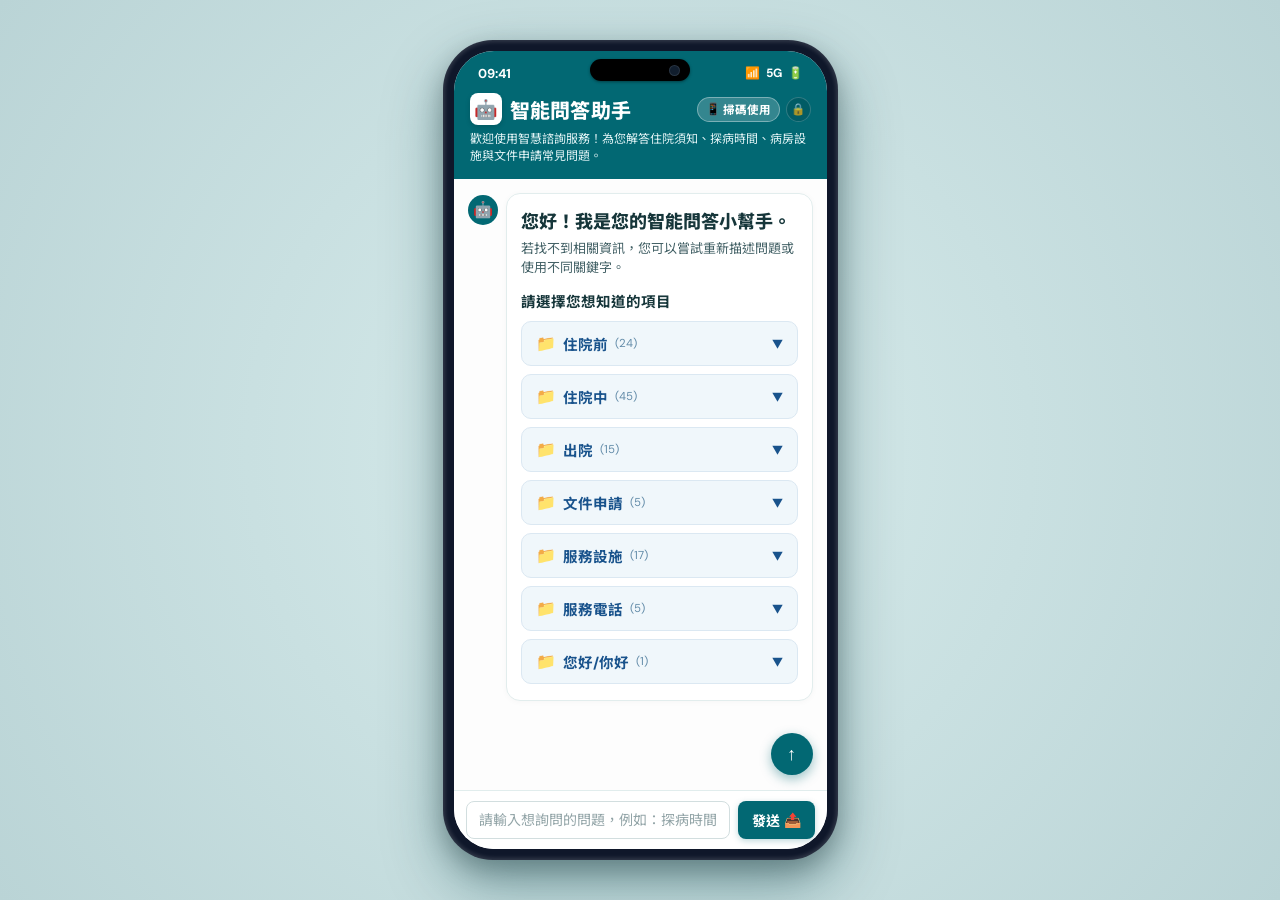
<file: index.html>
<!DOCTYPE html>
<html lang="zh-TW">
<head>
  <meta charset="UTF-8">
  <meta name="viewport" content="width=device-width, initial-scale=1.0, maximum-scale=1.0, user-scalable=no, viewport-fit=cover">
  <title>智能問答助手 🏥</title>

  <!-- Google Analytics 4 (GA4) 訪問統計 -->
  <!-- ⚠️ 請將 G-XXXXXXXXXX 替換為您的 GA4 衡量 ID -->
  <script async src="https://www.googletagmanager.com/gtag/js?id=G-XXXXXXXXXX"></script>
  <script>
    window.dataLayer = window.dataLayer || [];
    function gtag(){dataLayer.push(arguments);}
    gtag('js', new Date());
    gtag('config', 'G-XXXXXXXXXX');
  </script>
  
  <!-- 字體引入 -->
  <link rel="preconnect" href="https://fonts.googleapis.com">
  <link rel="preconnect" href="https://fonts.gstatic.com" crossorigin>
  <link href="https://fonts.googleapis.com/css2?family=DM+Sans:wght@400;500;700;800&family=Noto+Sans+TC:wght@400;500;700;900&display=swap" rel="stylesheet">
  
  <!-- 樣式表 -->
  <link rel="stylesheet" href="css/style.css">
  
  <!-- SheetJS 支援本機離線 Excel 解析 與 QRCode 支援 -->
  <script src="js/xlsx.full.min.js"></script>
  <script src="js/qrcode.min.js"></script>
</head>
<body>
  <!-- 📱 擬真手機外框 (Phone Frame) -->
  <div class="phone-frame">
    <!-- 頂部動態島 (Dynamic Island) -->
    <div class="phone-island"></div>

    <!-- 手機螢幕區域 (Phone Screen) -->
    <div class="phone-screen">
      
      <!-- 手機狀態列 (Status Bar) -->
      <div class="phone-status-bar">
        <span>09:41</span>
        <div class="status-bar-icons">
          <span>📶</span>
          <span>5G</span>
          <span>🔋</span>
        </div>
      </div>

      <!-- 頂部 Header (智能問答助手) -->
      <header class="app-header">
        <div class="header-top-row">
          <div class="header-branding">
            <div class="mascot-icon">🤖</div>
            <h1 id="header-main-title">智能問答助手</h1>
          </div>

          <div style="display:flex; align-items:center; gap:6px;">
            <!-- 📱 手機掃碼按鈕 -->
            <button id="btn-open-qrcode" class="header-qrcode-btn" title="手機掃描 QR Code 立即使用">
              <span>📱</span> 掃碼使用
            </button>
            <!-- 管理員隱藏/保密登入按鈕 -->
            <button id="btn-open-admin" class="admin-stealth-btn" title="系統管理員登入">
              <span>🔒</span>
            </button>
          </div>
        </div>

        <p class="header-subtitle" id="header-subtitle-text">歡迎使用智能問答系統！我會從知識庫中為您尋找最佳答案。</p>
      </header>

      <!-- 聊天對話視窗 -->
      <main id="chat-window" class="chat-window">
        
        <!-- 初始預設歡迎對話訊息 (左側小機器人頭像 + 主卡片 + 動態分類手風琴) -->
        <div class="chat-message-row bot" id="welcome-message-row">
          <div class="bot-avatar-badge">🤖</div>
          <div class="assistant-card-body">
            <h2 class="welcome-main-title">您好！我是您的智能問答小幫手。</h2>
            <p class="welcome-desc-text">若找不到相關資訊，您可以嘗試重新描述問題或使用不同關鍵字。</p>
            <div class="category-select-heading">請選擇您想知道的項目</div>
            
            <!-- 動態手風琴分類清單 (依當前資料庫動態載入) -->
            <div class="categories-accordion-list" id="main-categories-accordion"></div>
          </div>
        </div>

      </main>

      <!-- 浮動回到頂部圓形按鈕 -->
      <button id="scroll-top-btn" class="floating-scroll-top-btn" title="回到頂部">
        <span>↑</span>
      </button>

      <!-- 底部固定輸入列 -->
      <footer class="chat-input-bar">
        <input type="text" id="chat-input" class="chat-input-field" placeholder="請輸入想詢問的問題，例如：探病時間、收據副本..." autocomplete="off" />
        <button id="btn-send" class="chat-send-btn">
          發送 <span>📤</span>
        </button>
      </footer>

      <!-- ================= ⚙ 後台與多資料庫管理抽屜視圖 ================= -->
      <div id="admin-view" class="admin-modal-view">
        <div class="admin-header">
          <div>
            <h2><span>⚙</span> 後台管理系統</h2>
            <span id="admin-current-db-badge" style="font-size:11px; opacity:0.85;">當前資料庫</span>
          </div>
          <button id="btn-close-admin" class="admin-close-btn">✕ 關閉返回</button>
        </div>

        <!-- 導覽分頁按鈕列 (換行整齊排列，100% 全部呈現，完全免滑動) -->
        <div class="admin-tabs" style="display:flex !important; flex-wrap:wrap !important; background:#ffffff !important; border-bottom:2px solid #026873 !important; padding:8px 8px !important; gap:5px !important; flex-shrink:0 !important; z-index:100 !important; justify-content:space-between !important;">
          <button class="admin-tab-btn" data-tab="db" style="flex:1 1 28%; background:#f0f6f7; color:#333; border:1px solid #c0d6d8; border-radius:8px; padding:6px 4px; font-size:12px; font-weight:700; cursor:pointer; text-align:center;">🗄️ 資料庫</button>
          <button class="admin-tab-btn active" data-tab="kb" style="flex:1 1 28%; background:#026873; color:#fff; border:1px solid #026873; border-radius:8px; padding:6px 4px; font-size:12px; font-weight:700; cursor:pointer; text-align:center;">📚 內容維護</button>
          <button class="admin-tab-btn" data-tab="tags" style="flex:1 1 28%; background:#f0f6f7; color:#333; border:1px solid #c0d6d8; border-radius:8px; padding:6px 4px; font-size:12px; font-weight:700; cursor:pointer; text-align:center;">🏷️ 標籤庫</button>
          <button class="admin-tab-btn" data-tab="stats" style="flex:1 1 45%; background:#fef7e0; color:#b06000; border:2px solid #d97706; border-radius:8px; padding:8px 6px; font-size:13px; font-weight:800; cursor:pointer; text-align:center; box-shadow:0 2px 5px rgba(217,119,6,0.2);">📊 統計效能 (必看)</button>
          <button class="admin-tab-btn" data-tab="security" style="flex:1 1 45%; background:#f0f6f7; color:#333; border:1px solid #c0d6d8; border-radius:8px; padding:8px 6px; font-size:13px; font-weight:700; cursor:pointer; text-align:center;">🔒 安全密碼</button>
        </div>

        <div class="admin-body">

          <!-- 🗄️ 分頁 1: 資料庫管理 (建立、切換、編輯、刪除) -->
          <div id="tab-db-panel" style="display: flex; flex-direction: column; gap: 10px;">
            <div style="display: flex; justify-content: space-between; align-items: center;">
              <span style="font-size: 13px; font-weight: 700; color: var(--text-dark);">我的問答資料庫列表</span>
              <div style="display:flex; gap:6px;">
                <button id="btn-sync-local-files-1" class="btn-outline" style="font-size: 11.5px; padding: 4px 8px; background:#eaf5f5; border-color:#bce1df; color:#026873;">
                  🔄 同步載入本機檔案
                </button>
                <button id="btn-create-db-open" class="btn-primary" style="font-size: 12px; padding: 5px 10px;">
                  ➕ 建立新資料庫
                </button>
              </div>
            </div>

            <!-- 資料庫卡片清單 -->
            <div id="admin-db-list-container" style="display: flex; flex-direction: column; gap: 8px;"></div>
          </div>

          <!-- 📚 分頁 2: 內容維護 (分類管理與問答 CRUD) -->
          <div id="tab-kb-panel" style="display: none; flex-direction: column; gap: 10px;">
            
            <!-- 分類標籤管理區 -->
            <div style="background:#f4fafb; border:1px solid #dcefed; border-radius:10px; padding:10px;">
              <div style="font-size:12.5px; font-weight:700; color:var(--text-dark); margin-bottom:6px;">📁 分類管理</div>
              <div id="admin-db-categories-chips" class="db-cat-chips-wrap"></div>
            </div>

            <!-- 搜尋與類別篩選 -->
            <div style="display: flex; gap: 6px;">
              <input type="text" id="admin-search-input" class="form-control" placeholder="搜尋問題、答案或標籤…" style="flex:1;" />
              <select id="admin-category-filter" class="form-control" style="width: 110px;"></select>
            </div>

            <!-- 功能操作按鈕 -->
            <div style="display: flex; flex-wrap: wrap; gap: 5px;">
              <button id="btn-add-item" class="btn-primary">＋ 新增問答</button>
              <button id="btn-import-excel" class="btn-primary" style="background:#19538c;">📊 匯入 Excel</button>
              <button id="btn-sync-local-files-2" class="btn-outline" style="background:#eaf5f5; border-color:#bce1df; color:#026873;">🔄 同步本機檔案</button>
              <button id="btn-export-excel" class="btn-outline">📥 匯出 Excel</button>
              <button id="btn-export-active-db" class="btn-outline">📥 匯出 JSON</button>
              <button id="btn-import-json-open" class="btn-outline">📤 匯入 JSON</button>
              <input type="file" id="excel-file-input" accept=".xlsx,.xls,.csv" style="display:none;" />
            </div>

            <!-- 問答卡片清單 -->
            <div id="admin-kb-cards-container" style="display: flex; flex-direction: column; gap: 8px; margin-top: 2px;"></div>
          </div>

          <!-- 🏷️ 分頁 3: 標籤庫 -->
          <div id="tab-tags-panel" style="display: none; flex-direction: column; gap: 10px;">
            <div style="font-size: 12px; color: var(--text-muted);">標籤會依問答條目的 tags 欄位自動彙整，點擊標籤可回到對話視窗進行查詢。</div>
            <div id="admin-tags-cloud" style="display: flex; flex-wrap: wrap; gap: 6px;"></div>
          </div>

          <!-- 📈 分頁 4: 統計與效能分析 (使用率、命中率、熱門排行榜) -->
          <div id="tab-stats-panel" style="display: none; flex-direction: column; gap: 12px;">
            <!-- 頂部操作列 -->
            <div style="display:flex; justify-content:space-between; align-items:center;">
              <span style="font-size:13px; font-weight:800; color:var(--text-dark);">📊 問題使用率與效能分析儀表板</span>
              <div style="display:flex; gap:6px;">
                <button id="btn-export-stats" class="btn-outline" style="font-size:11.5px; padding:3px 8px;">📥 匯出統計報表</button>
                <button id="btn-reset-stats" class="btn-outline" style="font-size:11.5px; padding:3px 8px; color:#c62828; border-color:#ffcdd2;">🔄 重設</button>
              </div>
            </div>

            <!-- 🌐 Firebase 雲端訪問統計 -->
            <div id="firebase-visit-stats-block" style="background:linear-gradient(135deg,#e8f5e9,#e3f2fd); border:1px solid #a5d6a7; border-radius:10px; padding:12px;">
              <div style="font-size:13px; font-weight:800; color:#1b5e20; margin-bottom:8px; display:flex; justify-content:space-between; align-items:center;">
                <span>🌐 雲端訪問統計（跨裝置即時）</span>
                <button id="btn-refresh-firebase-stats" style="font-size:11px; padding:3px 8px; background:#2e7d32; color:#fff; border:none; border-radius:6px; cursor:pointer;">🔄 更新</button>
              </div>
              <div style="display:grid; grid-template-columns:repeat(2,1fr); gap:8px;">
                <div style="background:#fff; border-radius:8px; padding:8px 10px; border:1px solid #c8e6c9;">
                  <div style="font-size:10.5px; color:#388e3c;">📅 今日訪問</div>
                  <div id="fb-stat-today" style="font-size:22px; font-weight:800; color:#2e7d32;">—</div>
                </div>
                <div style="background:#fff; border-radius:8px; padding:8px 10px; border:1px solid #c8e6c9;">
                  <div style="font-size:10.5px; color:#388e3c;">📊 累計訪問</div>
                  <div id="fb-stat-total" style="font-size:22px; font-weight:800; color:#2e7d32;">—</div>
                </div>
                <div style="background:#fff; border-radius:8px; padding:8px 10px; border:1px solid #bbdefb;">
                  <div style="font-size:10.5px; color:#1565c0;">📱 手機訪問</div>
                  <div id="fb-stat-mobile" style="font-size:22px; font-weight:800; color:#1976d2;">—</div>
                </div>
                <div style="background:#fff; border-radius:8px; padding:8px 10px; border:1px solid #bbdefb;">
                  <div style="font-size:10.5px; color:#1565c0;">🖥️ 電腦訪問</div>
                  <div id="fb-stat-desktop" style="font-size:22px; font-weight:800; color:#1976d2;">—</div>
                </div>
              </div>
              <div id="firebase-stats-status" style="font-size:10px; color:#666; margin-top:6px; text-align:right;">尚未連線 Firebase</div>
            </div>

            <!-- 📊 Firebase 問題件數排行 -->
            <div id="firebase-question-stats-block" style="background:#fff; border:1px solid #e1eded; border-radius:10px; padding:12px; display:none;">
              <div style="font-size:13px; font-weight:800; color:var(--text-dark); margin-bottom:8px; display:flex; justify-content:space-between; align-items:center;">
                <span>📊 各問題提問件數排行（即時）</span>
                <span id="fb-question-total-badge" style="font-size:11px; background:#e8f5e9; color:#2e7d32; padding:2px 8px; border-radius:10px; font-weight:700;"></span>
              </div>
              <div id="firebase-question-table-container" style="overflow-x:auto;">
                <table style="width:100%; border-collapse:collapse; font-size:12px;">
                  <thead>
                    <tr style="background:#f4fafb; color:var(--text-muted);">
                      <th style="text-align:left; padding:6px 8px; border-bottom:1px solid #e1eded;">#</th>
                      <th style="text-align:left; padding:6px 8px; border-bottom:1px solid #e1eded;">問題關鍵字</th>
                      <th style="text-align:center; padding:6px 8px; border-bottom:1px solid #e1eded;">件數</th>
                      <th style="text-align:center; padding:6px 8px; border-bottom:1px solid #e1eded;">命中率</th>
                      <th style="text-align:right; padding:6px 8px; border-bottom:1px solid #e1eded;">最後提問</th>
                    </tr>
                  </thead>
                  <tbody id="firebase-question-tbody"></tbody>
                </table>
              </div>
            </div>

            <!-- 4 個核心 KPI 指標卡片 -->
            <div style="display: grid; grid-template-columns: repeat(2, 1fr); gap: 8px;">
              <div style="background:#f4fafb; padding:10px 12px; border-radius:10px; border:1px solid #dcefed;">
                <div style="font-size:11.5px; color:var(--text-muted); display:flex; justify-content:space-between;">
                  <span>💬 總提問次數</span>
                  <span>📈</span>
                </div>
                <div id="stat-total-queries" style="font-size:20px; font-weight:800; color:var(--primary-teal); margin-top:2px;">0</div>
                <div style="font-size:10.5px; color:var(--text-light); margin-top:1px;">民眾累積諮詢量</div>
              </div>

              <div style="background:#f0f9f5; padding:10px 12px; border-radius:10px; border:1px solid #cceee0;">
                <div style="font-size:11.5px; color:#1b5e20; display:flex; justify-content:space-between;">
                  <span>🎯 成功解答率 (效能)</span>
                  <span>✨</span>
                </div>
                <div id="stat-match-rate" style="font-size:20px; font-weight:800; color:#2e7d32; margin-top:2px;">0%</div>
                <div id="stat-matched-sub" style="font-size:10.5px; color:#388e3c; margin-top:1px;">成功回答 0 次</div>
              </div>

              <div style="background:#f0f7fb; padding:10px 12px; border-radius:10px; border:1px solid #d0e4f5;">
                <div style="font-size:11.5px; color:#19538c; display:flex; justify-content:space-between;">
                  <span>📚 題庫題目使用率</span>
                  <span>💡</span>
                </div>
                <div id="stat-kb-coverage" style="font-size:20px; font-weight:800; color:#19538c; margin-top:2px;">0%</div>
                <div id="stat-coverage-sub" style="font-size:10.5px; color:#4682b4; margin-top:1px;">共 0 題中已使用 0 題</div>
              </div>

              <div style="background:#fef7f0; padding:10px 12px; border-radius:10px; border:1px solid #fde4cb;">
                <div style="font-size:11.5px; color:#b25e00; display:flex; justify-content:space-between;">
                  <span>⚠️ 待補充問題</span>
                  <span>🔍</span>
                </div>
                <div id="stat-unmatched-count" style="font-size:20px; font-weight:800; color:#d97706; margin-top:2px;">0</div>
                <div style="font-size:10.5px; color:#b25e00; margin-top:1px;">未命中需補強項目</div>
              </div>
            </div>

            <!-- 🏆 區塊 1: 熱門問題使用率排行榜 -->
            <div style="background:#ffffff; border:1px solid #e1eded; border-radius:10px; padding:12px;">
              <div style="font-size:13px; font-weight:800; color:var(--text-dark); margin-bottom:8px; display:flex; justify-content:space-between; align-items:center;">
                <span>🏆 熱門問題使用率排行榜 (Top 10)</span>
                <span style="font-size:11px; color:var(--text-muted);">使用率佔比</span>
              </div>
              <div id="stat-top-questions-container" style="display:flex; flex-direction:column; gap:8px;"></div>
            </div>

            <!-- 📁 區塊 2: 各分類諮詢熱度分佈 -->
            <div style="background:#ffffff; border:1px solid #e1eded; border-radius:10px; padding:12px;">
              <div style="font-size:13px; font-weight:800; color:var(--text-dark); margin-bottom:8px;">
                📁 各分類諮詢熱度分佈
              </div>
              <div id="stat-category-distribution-container" style="display:flex; flex-direction:column; gap:6px;"></div>
            </div>

            <!-- 🔍 區塊 3: 待補強問題清單 (搜尋未命中紀錄) -->
            <div style="background:#ffffff; border:1px solid #e1eded; border-radius:10px; padding:12px;">
              <div style="font-size:13px; font-weight:800; color:var(--text-dark); margin-bottom:4px;">
                🔍 民眾常問但未解答的關鍵字 (待補充清單)
              </div>
              <div style="font-size:11.5px; color:var(--text-muted); margin-bottom:8px;">可點擊「＋ 加入題庫」快速補充解答，持續提升系統問答效能。</div>
              <div id="stat-unmatched-list-container" style="display:flex; flex-direction:column; gap:6px;"></div>
            </div>

            <!-- 🕒 區塊 4: 最近即時諮詢動態 -->
            <div style="background:#ffffff; border:1px solid #e1eded; border-radius:10px; padding:12px;">
              <div style="font-size:13px; font-weight:800; color:var(--text-dark); margin-bottom:8px;">
                🕒 最近即時諮詢動態 (最新 15 筆)
              </div>
              <div id="stat-recent-activity-container" style="display:flex; flex-direction:column; gap:6px; max-height:220px; overflow-y:auto;"></div>
            </div>
          </div>

          <!-- 🔒 分頁 5: 安全密碼設定 -->
          <div id="tab-security-panel" style="display: none; flex-direction: column; gap: 12px;">
            <div style="background:#f4fafb; border:1px solid #dcefed; border-radius:10px; padding:12px; display:flex; flex-direction:column; gap:8px;">
              <div style="font-size:13.5px; font-weight:800; color:var(--text-dark); display:flex; align-items:center; gap:5px;">
                🔒 修改後台管理密碼
              </div>
              <div style="font-size:12px; color:var(--text-muted); line-height:1.4;">
                為了避免其他人誤按或隨意修改資料庫內容，後台管理已全面上鎖。預設密碼為 <code style="background:#e3f2fd; padding:1px 5px; border-radius:4px; font-weight:bold; color:#19538c;">8888</code>，您可以在此設定您的專屬密碼。
              </div>
            </div>

            <form id="change-pwd-form" style="display:flex; flex-direction:column; gap:10px;">
              <div class="form-group">
                <label for="old-pwd-input">🔑 目前密碼</label>
                <input type="password" id="old-pwd-input" class="form-control" placeholder="請輸入目前密碼" required />
              </div>
              <div class="form-group">
                <label for="new-pwd-input">✨ 設定新密碼</label>
                <input type="password" id="new-pwd-input" class="form-control" placeholder="請輸入新密碼" required />
              </div>
              <div class="form-group">
                <label for="confirm-pwd-input">🔁 確認新密碼</label>
                <input type="password" id="confirm-pwd-input" class="form-control" placeholder="請再次輸入新密碼" required />
              </div>
              <button type="submit" class="btn-primary" style="padding:8px 14px; margin-top:4px;">儲存新密碼</button>
            </form>
          </div>
        </div>
      </div>

      <!-- 提示訊息容器 -->
      <div id="toast-container" class="toast-container"></div>
    </div>
  </div>

  <!-- ================= 彈窗 0: 後台安全解鎖密碼驗證 ================= -->
  <div id="admin-auth-modal" class="modal-overlay">
    <div class="modal-card" style="max-width: 320px;">
      <div class="modal-header">
        <h3 style="font-size:14.5px;">🔒 後台管理安全驗證</h3>
        <button class="modal-close-btn" onclick="window.adminMgr.closeModal('admin-auth-modal')">&times;</button>
      </div>
      <form id="admin-auth-form">
        <div class="modal-body" style="text-align: center; gap: 8px;">
          <div style="font-size: 30px; margin-top: 2px;">🔐</div>
          <div style="font-size: 13.5px; color: var(--text-dark); font-weight: 800;">請輸入管理密碼</div>
          <div style="font-size: 11.5px; color: var(--text-muted);">為保護資料庫安全，需驗證密碼方可進入後台。</div>
          <div class="form-group" style="margin-top: 6px;">
            <input type="password" id="admin-password-input" class="form-control" placeholder="請輸入密碼 (預設: 8888)" style="text-align: center; font-size: 15px; letter-spacing: 2px;" required autocomplete="current-password" />
            <div id="admin-auth-error" style="color: #c62828; font-size: 12px; font-weight: 700; display: none; margin-top: 5px;">⚠️ 密碼錯誤，請重新輸入！</div>
          </div>
        </div>
        <div class="modal-footer" style="justify-content: center; gap: 8px;">
          <button type="button" class="btn-outline" onclick="window.adminMgr.closeModal('admin-auth-modal')">取消</button>
          <button type="submit" class="btn-primary" style="padding: 6px 18px;">解鎖進入 🔓</button>
        </div>
      </form>
    </div>
  </div>

  <!-- ================= 彈窗 1: 建立/編輯資料庫 ================= -->
  <div id="db-modal" class="modal-overlay">
    <div class="modal-card">
      <div class="modal-header">
        <h3 id="db-modal-title">➕ 建立新資料庫</h3>
        <button class="modal-close-btn" onclick="window.adminMgr.closeModal('db-modal')">&times;</button>
      </div>
      <form id="db-form">
        <div class="modal-body">
          <div class="form-group">
            <label for="db-name-input">🗄️ 資料庫名稱</label>
            <input type="text" id="db-name-input" class="form-control" placeholder="例如：🩺 門診就醫指南、🏢 員工手冊" required />
          </div>

          <div class="form-group">
            <label for="db-desc-input">📝 資料庫說明 / 歡迎詞</label>
            <textarea id="db-desc-input" class="form-control" rows="2" placeholder="歡迎使用本問答系統！"></textarea>
          </div>

          <div class="form-group">
            <label for="db-cats-input">📁 初始分類清單（請以逗號分隔）</label>
            <input type="text" id="db-cats-input" class="form-control" placeholder="例如：掛號須知, 費用說明, 服務電話" />
          </div>
        </div>
        <div class="modal-footer">
          <button type="button" class="btn-outline" onclick="window.adminMgr.closeModal('db-modal')">取消</button>
          <button type="submit" class="btn-primary">儲存資料庫</button>
        </div>
      </form>
    </div>
  </div>

  <!-- ================= 彈窗 2: 新增/編輯問答條目 ================= -->
  <div id="item-modal" class="modal-overlay">
    <div class="modal-card">
      <div class="modal-header">
        <h3 id="modal-title">＋ 新增問答條目</h3>
        <button class="modal-close-btn" onclick="window.adminMgr.closeModal('item-modal')">&times;</button>
      </div>
      <form id="item-form">
        <div class="modal-body">
          <div class="form-group">
            <label for="item-category">📁 所屬分類</label>
            <select id="item-category" class="form-control" required></select>
          </div>

          <div class="form-group">
            <label for="item-question">❓ 問題內容</label>
            <input type="text" id="item-question" class="form-control" placeholder="請輸入問題" required />
          </div>

          <div class="form-group">
            <label for="item-answer">💡 詳細解答說明</label>
            <textarea id="item-answer" class="form-control" rows="4" placeholder="請輸入詳細解答說明…" required></textarea>
          </div>

          <div class="form-group">
            <label for="item-tags">🏷️ 標籤（請以逗號分隔）</label>
            <input type="text" id="item-tags" class="form-control" placeholder="例如：探病, 訪客, 陪病證" />
          </div>

          <div class="form-group">
            <label for="item-source">📖 參考來源</label>
            <input type="text" id="item-source" class="form-control" value="院內資料庫" />
          </div>
        </div>
        <div class="modal-footer">
          <button type="button" class="btn-outline" onclick="window.adminMgr.closeModal('item-modal')">取消</button>
          <button type="submit" class="btn-primary">儲存條目</button>
        </div>
      </form>
    </div>
  </div>

  <!-- ================= 彈窗 3: 匯入 JSON ================= -->
  <div id="json-modal" class="modal-overlay">
    <div class="modal-card">
      <div class="modal-header">
        <h3>📤 匯入 JSON 資料庫</h3>
        <button class="modal-close-btn" onclick="window.adminMgr.closeModal('json-modal')">&times;</button>
      </div>
      <div class="modal-body">
        <div style="font-size:12px; color:var(--text-muted); line-height:1.4;">
          支援匯入「完整資料庫物件」或「問答陣列 `[{"question":"...","answer":"...","category":"..."}]`」。
        </div>
        <textarea id="json-import-textarea" class="form-control" rows="6" placeholder='[{"question":"範例問題？","answer":"答案說明","category":"常見問題","tags":["標籤"]}]'></textarea>
      </div>
      <div class="modal-footer">
        <button type="button" class="btn-outline" onclick="window.adminMgr.closeModal('json-modal')">取消</button>
        <button type="button" id="btn-confirm-import-json" class="btn-primary">確認匯入</button>
      </div>
    </div>
  </div>

  <!-- ================= 彈窗 4: 📱 手機掃碼 QR Code ================= -->
  <div id="qrcode-modal" class="modal-overlay">
    <div class="modal-card" style="max-width: 370px; text-align: center;">
      <div class="modal-header">
        <h3 style="font-size: 15px; display:flex; align-items:center; gap:5px;">📱 手機掃碼立即使用</h3>
        <button class="modal-close-btn" id="btn-close-qrcode">&times;</button>
      </div>
      <div class="modal-body" style="display: flex; flex-direction: column; align-items: center; gap: 10px; padding: 16px 14px;">
        <div id="modal-qrcode-canvas" style="background:#ffffff; padding:10px; border:2px solid var(--primary-teal); border-radius:12px; box-shadow:0 4px 12px rgba(2,104,115,0.12); display:flex; justify-content:center; align-items:center; min-height:170px;"></div>
        
        <div style="font-size: 13.5px; font-weight: 800; color: var(--primary-teal);">
          雙和醫院 智慧諮詢小幫手 🏥
        </div>
        
        <!-- 連線網址自訂與快速按鈕 -->
        <div style="width: 100%; text-align: left; background:#f4fafb; border:1px solid #dcefed; border-radius:8px; padding:8px 10px;">
          <div style="font-size: 11px; font-weight:700; color:var(--primary-teal); margin-bottom:4px;">
            🔗 掃碼連線網址（可自訂）：
          </div>
          <div style="display:flex; gap:5px;">
            <input type="text" id="modal-qr-url-input" class="form-control" style="font-size:11.5px; padding:4px 8px; flex:1;" value="http://10.97.1.178:8080" />
            <button id="btn-modal-qr-update" class="btn-primary" style="font-size:11px; padding:4px 8px;">更新</button>
          </div>
          <div style="font-size:10.5px; color:#c05621; margin-top:4px; line-height:1.3;">
            ⚠️ 提示：手機需與電腦連線相同 Wi-Fi（區網），或填入發布後的外網網址！
          </div>
        </div>

        <div style="display: flex; gap: 8px; width: 100%; margin-top: 2px;">
          <button id="btn-download-modal-qr" class="btn-primary" style="flex: 1; font-size: 12px; padding: 7px;">
            📥 下載 QR 圖檔
          </button>
          <button id="btn-open-standee-page" class="btn-outline" style="flex: 1; font-size: 12px; padding: 7px;">
            🖨️ 列印立牌海報
          </button>
        </div>
      </div>
    </div>
  </div>

  <!-- 載入統計追蹤模組 (REST API 高併發輕量版，免載入肥大 SDK) -->
  <script src="js/tracker.js?v=20260909_v02"></script>
  <script src="database/databases.js?v=20260909_v02"></script>
  <script src="js/admin.js?v=20260909_v02"></script>
  <script src="js/app.js?v=20260909_v02"></script>
</body>
</html>
</file>
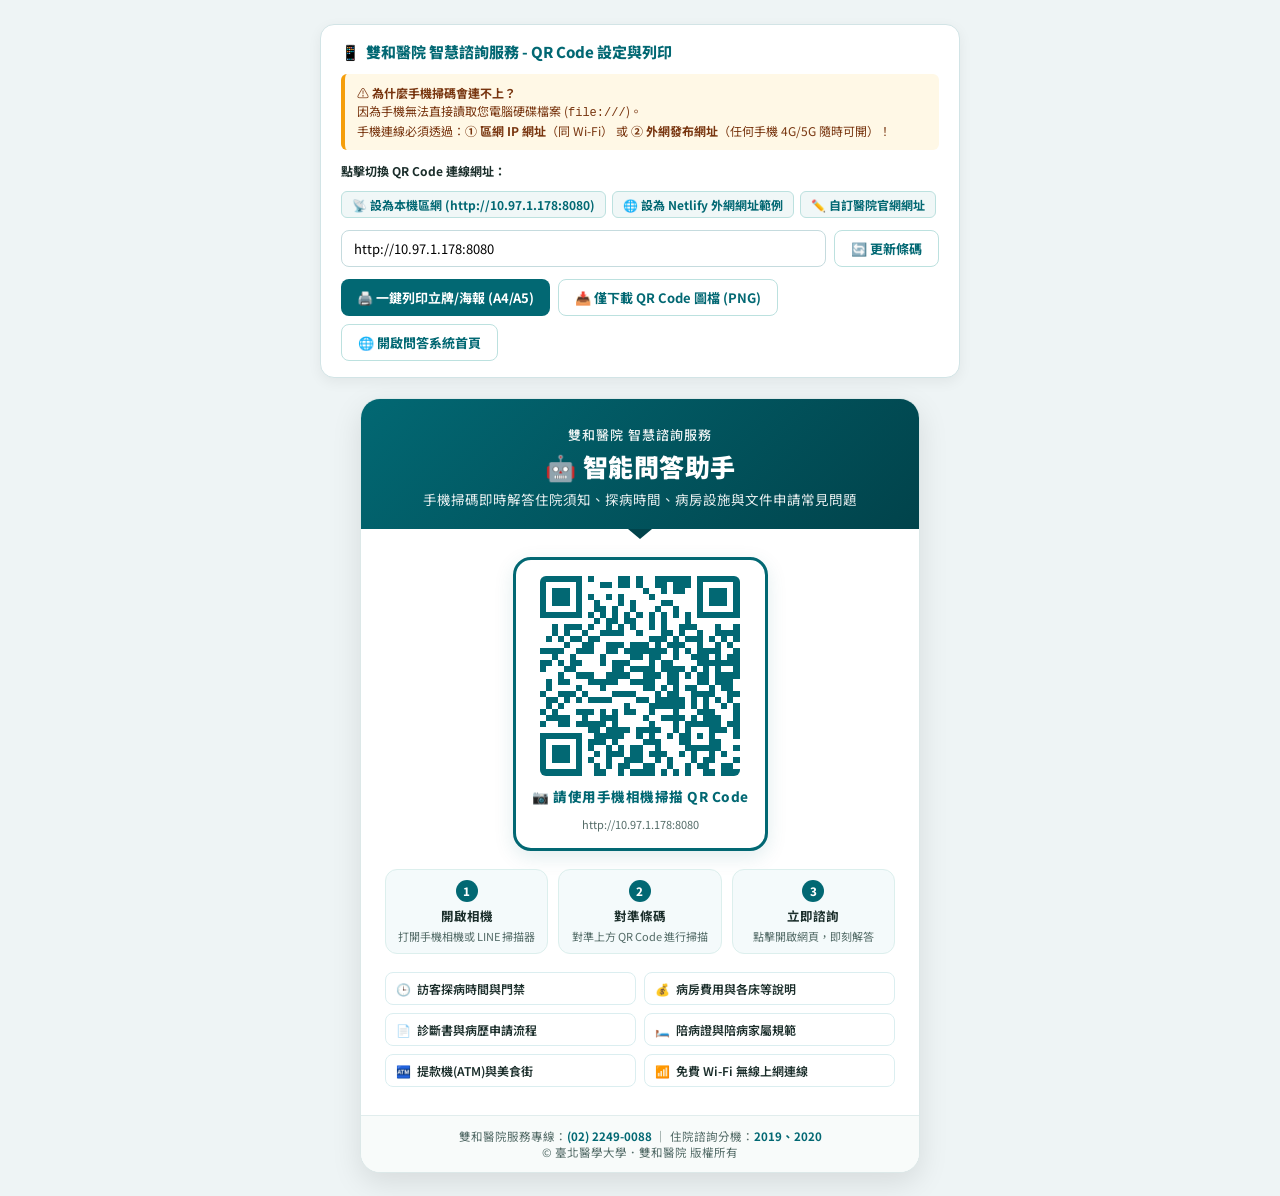
<file: 📱雙和醫院_智能問答QR_Code立牌與海報.html>
<!DOCTYPE html>
<html lang="zh-TW">
<head>
  <meta charset="UTF-8">
  <meta name="viewport" content="width=device-width, initial-scale=1.0">
  <title>雙和醫院 智慧諮詢服務 - QR Code 立牌與海報</title>
  
  <link rel="preconnect" href="https://fonts.googleapis.com">
  <link rel="preconnect" href="https://fonts.gstatic.com" crossorigin>
  <link href="https://fonts.googleapis.com/css2?family=DM+Sans:wght@400;700;800&family=Noto+Sans+TC:wght@400;500;700;900&display=swap" rel="stylesheet">
  <script src="js/qrcode.min.js"></script>

  <style>
    :root {
      --primary-teal: #026873;
      --primary-dark: #01434b;
      --accent-blue: #19538c;
      --text-dark: #1b2e2b;
      --text-muted: #536b67;
      --bg-gradient: linear-gradient(135deg, #026873 0%, #01434b 100%);
    }

    * {
      box-sizing: border-box;
      margin: 0;
      padding: 0;
    }

    body {
      font-family: "Noto Sans TC", "DM Sans", -apple-system, sans-serif;
      background: #eef4f5;
      color: var(--text-dark);
      display: flex;
      flex-direction: column;
      align-items: center;
      padding: 24px 16px;
      min-height: 100vh;
    }

    /* 頂部操作控制列 (列印時隱藏) */
    .control-toolbar {
      background: #ffffff;
      border: 1px solid #d2e4e6;
      border-radius: 14px;
      padding: 16px 20px;
      max-width: 640px;
      width: 100%;
      margin-bottom: 20px;
      box-shadow: 0 4px 14px rgba(0, 0, 0, 0.06);
      display: flex;
      flex-direction: column;
      gap: 12px;
    }

    .toolbar-title {
      font-size: 15px;
      font-weight: 800;
      color: var(--primary-teal);
      display: flex;
      align-items: center;
      gap: 6px;
    }

    .notice-box {
      background: #fff8e6;
      border-left: 4px solid #f59e0b;
      padding: 10px 12px;
      border-radius: 6px;
      font-size: 12px;
      color: #78350f;
      line-height: 1.5;
    }

    .quick-url-chips {
      display: flex;
      flex-wrap: wrap;
      gap: 6px;
    }

    .quick-chip-btn {
      background: #f0f7f7;
      border: 1px solid #bce1df;
      color: var(--primary-teal);
      border-radius: 6px;
      padding: 4px 10px;
      font-size: 12px;
      font-weight: 700;
      cursor: pointer;
      font-family: inherit;
      transition: all 0.2s;
    }

    .quick-chip-btn:hover {
      background: var(--primary-teal);
      color: #ffffff;
    }

    .url-input-group {
      display: flex;
      gap: 8px;
    }

    .url-input {
      flex: 1;
      border: 1px solid #c5dbde;
      border-radius: 8px;
      padding: 8px 12px;
      font-size: 13px;
      font-family: inherit;
      outline: none;
    }

    .url-input:focus {
      border-color: var(--primary-teal);
      box-shadow: 0 0 0 2px rgba(2, 104, 115, 0.2);
    }

    .btn-group {
      display: flex;
      gap: 8px;
      flex-wrap: wrap;
    }

    .btn {
      padding: 8px 16px;
      border-radius: 8px;
      font-size: 13px;
      font-weight: 700;
      font-family: inherit;
      cursor: pointer;
      border: none;
      display: inline-flex;
      align-items: center;
      gap: 5px;
      transition: all 0.2s;
    }

    .btn-primary {
      background: var(--primary-teal);
      color: #ffffff;
    }

    .btn-primary:hover {
      background: var(--primary-dark);
      transform: translateY(-1px);
    }

    .btn-outline {
      background: #ffffff;
      border: 1px solid #bce1df;
      color: var(--primary-teal);
    }

    .btn-outline:hover {
      background: #f0f8f8;
    }

    /* ================= A4 / A5 立牌海報實體卡片 ================= */
    .standee-poster-card {
      background: #ffffff;
      max-width: 560px;
      width: 100%;
      border-radius: 20px;
      box-shadow: 0 10px 30px rgba(0, 0, 0, 0.1);
      overflow: hidden;
      border: 1px solid #dce8e8;
      display: flex;
      flex-direction: column;
    }

    /* 海報頂部品牌形象區 */
    .poster-header {
      background: var(--bg-gradient);
      color: #ffffff;
      padding: 26px 20px 20px 20px;
      text-align: center;
      position: relative;
    }

    .poster-header::after {
      content: "";
      position: absolute;
      bottom: -10px;
      left: 50%;
      transform: translateX(-50%);
      width: 0;
      height: 0;
      border-left: 12px solid transparent;
      border-right: 12px solid transparent;
      border-top: 10px solid var(--primary-dark);
    }

    .hospital-badge {
      font-size: 13px;
      letter-spacing: 1px;
      font-weight: 500;
      opacity: 0.92;
      margin-bottom: 4px;
    }

    .poster-title {
      font-size: 25px;
      font-weight: 900;
      letter-spacing: 0.5px;
      margin-bottom: 6px;
    }

    .poster-subtitle {
      font-size: 13.5px;
      opacity: 0.9;
      font-weight: 400;
      line-height: 1.4;
    }

    /* 海報主體內容 */
    .poster-body {
      padding: 28px 24px;
      display: flex;
      flex-direction: column;
      align-items: center;
      gap: 18px;
    }

    /* QR Code 展示區 */
    .qrcode-wrapper {
      background: #ffffff;
      border: 3px solid var(--primary-teal);
      border-radius: 18px;
      padding: 16px;
      box-shadow: 0 6px 20px rgba(2, 104, 115, 0.12);
      display: flex;
      flex-direction: column;
      align-items: center;
      gap: 10px;
    }

    #qrcode-canvas {
      display: flex;
      justify-content: center;
      align-items: center;
      min-width: 200px;
      min-height: 200px;
    }

    #qrcode-canvas img, #qrcode-canvas canvas {
      display: block;
      border-radius: 6px;
    }

    .scan-hint {
      font-size: 13.5px;
      font-weight: 800;
      color: var(--primary-teal);
      letter-spacing: 0.5px;
      display: flex;
      align-items: center;
      gap: 4px;
    }

    .qr-target-url-text {
      font-size: 11px;
      color: var(--text-muted);
      word-break: break-all;
      text-align: center;
      max-width: 320px;
    }

    /* 3 步驟操作說明 */
    .steps-container {
      display: grid;
      grid-template-columns: repeat(3, 1fr);
      gap: 10px;
      width: 100%;
    }

    .step-item {
      background: #f4fafb;
      border: 1px solid #dcefed;
      border-radius: 12px;
      padding: 10px 8px;
      text-align: center;
      display: flex;
      flex-direction: column;
      align-items: center;
      gap: 4px;
    }

    .step-num {
      width: 22px;
      height: 22px;
      background: var(--primary-teal);
      color: #ffffff;
      border-radius: 50%;
      font-size: 11.5px;
      font-weight: 800;
      display: flex;
      align-items: center;
      justify-content: center;
    }

    .step-title {
      font-size: 12.5px;
      font-weight: 700;
      color: var(--text-dark);
    }

    .step-desc {
      font-size: 11px;
      color: var(--text-muted);
      line-height: 1.3;
    }

    /* 服務項目亮點標籤 */
    .features-grid {
      display: grid;
      grid-template-columns: repeat(2, 1fr);
      gap: 8px;
      width: 100%;
    }

    .feature-chip {
      background: #ffffff;
      border: 1px solid #dbeef0;
      border-radius: 8px;
      padding: 7px 10px;
      font-size: 12px;
      font-weight: 600;
      color: var(--text-dark);
      display: flex;
      align-items: center;
      gap: 6px;
    }

    /* 海報底部資訊 */
    .poster-footer {
      background: #f8fbfa;
      border-top: 1px solid #e1eded;
      padding: 12px 18px;
      text-align: center;
      font-size: 11.5px;
      color: var(--text-muted);
      line-height: 1.4;
    }

    .poster-footer strong {
      color: var(--primary-teal);
    }

    /* ================= 列印專用樣式 (@media print) ================= */
    @media print {
      body {
        background: #ffffff;
        padding: 0;
      }

      .control-toolbar {
        display: none !important;
      }

      .standee-poster-card {
        box-shadow: none;
        border: 1px solid #ccc;
        max-width: 100%;
        border-radius: 0;
      }

      .poster-header {
        -webkit-print-color-adjust: exact;
        print-color-adjust: exact;
      }
    }
  </style>
</head>
<body>

  <!-- 🎛️ 頂部操作列 (僅供畫面調整與列印，列印時自動隱藏) -->
  <div class="control-toolbar">
    <div class="toolbar-title">
      <span>📱</span> 雙和醫院 智慧諮詢服務 - QR Code 設定與列印
    </div>

    <div class="notice-box">
      ⚠️ <strong>為什麼手機掃碼會連不上？</strong><br>
      因為手機無法直接讀取您電腦硬碟檔案 (<code>file:///</code>)。<br>
      手機連線必須透過：<strong>① 區網 IP 網址</strong>（同 Wi-Fi） 或 <strong>② 外網發布網址</strong>（任何手機 4G/5G 隨時可開）！
    </div>

    <!-- 快速網址選擇按鈕 -->
    <div style="font-size:12px; font-weight:700; color:var(--text-dark);">
      點擊切換 QR Code 連線網址：
    </div>
    <div class="quick-url-chips">
      <button class="quick-chip-btn" id="chip-lan-ip">📡 設為本機區網 (http://10.97.1.178:8080)</button>
      <button class="quick-chip-btn" id="chip-netlify">🌐 設為 Netlify 外網網址範例</button>
      <button class="quick-chip-btn" id="chip-custom">✏️ 自訂醫院官網網址</button>
    </div>

    <div class="url-input-group">
      <input type="text" id="target-url-input" class="url-input" value="http://10.97.1.178:8080" placeholder="請輸入欲讓手機連線的網址..." />
      <button class="btn btn-outline" id="btn-update-qr">🔄 更新條碼</button>
    </div>

    <div class="btn-group">
      <button class="btn btn-primary" onclick="window.print()">🖨️ 一鍵列印立牌/海報 (A4/A5)</button>
      <button class="btn btn-outline" id="btn-download-qr">📥 僅下載 QR Code 圖檔 (PNG)</button>
      <button class="btn btn-outline" onclick="window.open('index.html', '_blank')">🌐 開啟問答系統首頁</button>
    </div>
  </div>

  <!-- 📄 A4 / A5 立牌與海報實體預覽 -->
  <div class="standee-poster-card" id="print-area">
    
    <!-- 頂部 Header -->
    <div class="poster-header">
      <div class="hospital-badge">雙和醫院 智慧諮詢服務</div>
      <h1 class="poster-title">🤖 智能問答助手</h1>
      <p class="poster-subtitle">手機掃碼即時解答住院須知、探病時間、病房設施與文件申請常見問題</p>
    </div>

    <!-- 主體內容 -->
    <div class="poster-body">
      
      <!-- QR Code 核心展示區 -->
      <div class="qrcode-wrapper">
        <div id="qrcode-canvas"></div>
        <div class="scan-hint">
          <span>📷</span> 請使用手機相機掃描 QR Code
        </div>
        <div class="qr-target-url-text" id="display-target-url">http://10.97.1.178:8080</div>
      </div>

      <!-- 3 步驟掃描指引 -->
      <div class="steps-container">
        <div class="step-item">
          <div class="step-num">1</div>
          <div class="step-title">開啟相機</div>
          <div class="step-desc">打開手機相機或 LINE 掃描器</div>
        </div>
        <div class="step-item">
          <div class="step-num">2</div>
          <div class="step-title">對準條碼</div>
          <div class="step-desc">對準上方 QR Code 進行掃描</div>
        </div>
        <div class="step-item">
          <div class="step-num">3</div>
          <div class="step-title">立即諮詢</div>
          <div class="step-desc">點擊開啟網頁，即刻解答</div>
        </div>
      </div>

      <!-- 支援服務項目 -->
      <div class="features-grid">
        <div class="feature-chip"><span>🕒</span> 訪客探病時間與門禁</div>
        <div class="feature-chip"><span>💰</span> 病房費用與各床等說明</div>
        <div class="feature-chip"><span>📄</span> 診斷書與病歷申請流程</div>
        <div class="feature-chip"><span>🛏️</span> 陪病證與陪病家屬規範</div>
        <div class="feature-chip"><span>🏧</span> 提款機(ATM)與美食街</div>
        <div class="feature-chip"><span>📶</span> 免費 Wi-Fi 無線上網連線</div>
      </div>

    </div>

    <!-- 底部聯絡資訊 -->
    <div class="poster-footer">
      雙和醫院服務專線：<strong>(02) 2249-0088</strong> ｜ 住院諮詢分機：<strong>2019、2020</strong><br>
      © 臺北醫學大學．雙和醫院 版權所有
    </div>

  </div>

  <script>
    let qrcodeObj = null;

    function initQRCode() {
      const urlParams = new URLSearchParams(window.location.search);
      let initialUrl = urlParams.get('url');

      if (!initialUrl) {
        if (window.location.protocol.startsWith('http') && !window.location.hostname.includes('localhost')) {
          initialUrl = window.location.origin + window.location.pathname.replace("📱雙和醫院_智能問答QR_Code立牌與海報.html", "index.html");
        } else {
          initialUrl = "http://10.97.1.178:8080";
        }
      }

      const input = document.getElementById("target-url-input");
      if (input) {
        input.value = initialUrl;
      }

      generateQR(initialUrl);

      // 快速按鈕切換
      document.getElementById("chip-lan-ip")?.addEventListener("click", () => {
        setAndGenerate("http://10.97.1.178:8080");
      });

      document.getElementById("chip-netlify")?.addEventListener("click", () => {
        const netlifyUrl = prompt("請輸入您在 Netlify 發布後的網址（例如 https://shh-assistant.netlify.app）：", "https://shh-assistant.netlify.app");
        if (netlifyUrl) {
          setAndGenerate(netlifyUrl);
        }
      });

      document.getElementById("chip-custom")?.addEventListener("click", () => {
        const customUrl = prompt("請輸入醫院官網或其他外網連線網址：", "https://shh.tmu.edu.tw/qa/");
        if (customUrl) {
          setAndGenerate(customUrl);
        }
      });
    }

    function setAndGenerate(url) {
      const input = document.getElementById("target-url-input");
      if (input) input.value = url;
      generateQR(url);
    }

    function generateQR(text) {
      const container = document.getElementById("qrcode-canvas");
      container.innerHTML = "";
      
      const displayUrlEl = document.getElementById("display-target-url");
      if (displayUrlEl) {
        displayUrlEl.textContent = text;
      }

      qrcodeObj = new QRCode(container, {
        text: text,
        width: 200,
        height: 200,
        colorDark: "#026873",
        colorLight: "#ffffff",
        correctLevel: QRCode.CorrectLevel.H
      });
    }

    document.getElementById("btn-update-qr")?.addEventListener("click", () => {
      const val = document.getElementById("target-url-input").value.trim();
      if (val) {
        generateQR(val);
      }
    });

    document.getElementById("btn-download-qr")?.addEventListener("click", () => {
      const img = document.querySelector("#qrcode-canvas img") || document.querySelector("#qrcode-canvas canvas");
      if (img) {
        let src = img.src;
        if (!src && img.toDataURL) {
          src = img.toDataURL("image/png");
        }
        const a = document.createElement("a");
        a.href = src;
        a.download = "雙和醫院_智慧諮詢服務_QRCode.png";
        document.body.appendChild(a);
        a.click();
        a.remove();
      } else {
        alert("QR Code 尚未產生完成，請稍候重試！");
      }
    });

    window.addEventListener("DOMContentLoaded", initQRCode);
  </script>
</body>
</html>
</file>
<file: css/style.css>
/* ==========================================================================
   智能問答助手 (Intelligent Q&A Assistant)
   多資料庫管理版 (Multi-Database & Direct Content Editor)
   ========================================================================== */

:root {
  --primary-teal: #026873;
  --primary-teal-light: #037d8b;
  --primary-teal-dark: #014d55;
  --header-bg: #026873;
  --header-btn-bg: #4f939c;
  --text-dark: #16363a;
  --text-muted: #436166;
  --text-light: #738e93;
  
  --category-card-bg: #f0f7fb;
  --category-card-border: #dbe8f2;
  --category-card-text: #19538c;
  
  --border-color: #e2eded;
  --font-family: 'DM Sans', 'Noto Sans TC', -apple-system, BlinkMacSystemFont, 'Segoe UI', Roboto, Helvetica, Arial, sans-serif;
  --transition: all 0.2s cubic-bezier(0.4, 0, 0.2, 1);
}

* {
  box-sizing: border-box;
  margin: 0;
  padding: 0;
  -webkit-tap-highlight-color: transparent;
}

/* ================= 全螢幕背景（鎖定無滾動） ================= */
html, body {
  width: 100%;
  height: 100%;
  height: 100vh;
  height: 100dvh;
  overflow: hidden;
  position: fixed;
  top: 0;
  left: 0;
  right: 0;
  bottom: 0;
  font-family: var(--font-family);
  background: radial-gradient(circle at center, #d8ecec 0%, #bad4d6 100%);
  display: flex;
  justify-content: center;
  align-items: center;
  padding: 12px;
}

/* ================= 📱 擬真手機外框 ================= */
.phone-frame {
  width: 100%;
  max-width: 395px;
  height: 820px;
  max-height: 96vh;
  max-height: 96dvh;
  background: #0f172a;
  border-radius: 50px;
  padding: 11px;
  box-shadow: 
    0 25px 60px rgba(2, 60, 68, 0.4),
    0 10px 25px rgba(0, 0, 0, 0.25),
    inset 0 0 4px 2px rgba(255, 255, 255, 0.15);
  display: flex;
  flex-direction: column;
  position: relative;
  overflow: hidden;
  flex-shrink: 0;
}

/* 動態島 */
.phone-island {
  position: absolute;
  top: 19px;
  left: 50%;
  transform: translateX(-50%);
  width: 100px;
  height: 22px;
  background: #000000;
  border-radius: 20px;
  z-index: 100;
  display: flex;
  align-items: center;
  justify-content: flex-end;
  padding-right: 10px;
  box-shadow: 0 1px 3px rgba(0, 0, 0, 0.4);
}

.phone-island::after {
  content: "";
  width: 9px;
  height: 9px;
  border-radius: 50%;
  background: #111e2e;
  border: 1px solid rgba(255, 255, 255, 0.1);
}

/* ================= 手機螢幕內部容器 ================= */
.phone-screen {
  width: 100%;
  height: 100%;
  background: #ffffff;
  border-radius: 40px;
  display: flex;
  flex-direction: column;
  overflow: hidden;
  position: relative;
}

/* 手機狀態列 */
.phone-status-bar {
  background: var(--header-bg);
  height: 36px;
  padding: 8px 24px 0 24px;
  display: flex;
  justify-content: space-between;
  align-items: center;
  color: #ffffff;
  font-size: 13px;
  font-weight: 700;
  flex-shrink: 0;
  z-index: 50;
  user-select: none;
}

.status-bar-icons {
  display: flex;
  align-items: center;
  gap: 6px;
  font-size: 12px;
}

/* ================= 頂部 Header ================= */
.app-header {
  background: var(--header-bg);
  color: #ffffff;
  padding: 6px 16px 14px 16px;
  flex-shrink: 0;
  z-index: 10;
  display: flex;
  flex-direction: column;
  gap: 6px;
}

.header-top-row {
  display: flex;
  justify-content: space-between;
  align-items: center;
  gap: 8px;
}

.header-branding {
  display: flex;
  align-items: center;
  gap: 8px;
}

.mascot-icon {
  width: 32px;
  height: 32px;
  background: #ffffff;
  border-radius: 8px;
  display: flex;
  align-items: center;
  justify-content: center;
  font-size: 19px;
  box-shadow: 0 2px 5px rgba(0, 0, 0, 0.15);
  flex-shrink: 0;
}

.header-branding h1 {
  font-size: 20px;
  font-weight: 800;
  color: #ffffff;
  letter-spacing: 0.3px;
}

.header-subtitle {
  font-size: 12px;
  color: #e1f3f5;
  line-height: 1.4;
}

/* 📱 手機掃碼按鈕 */
.header-qrcode-btn {
  background: rgba(255, 255, 255, 0.2);
  border: 1px solid rgba(255, 255, 255, 0.35);
  color: #ffffff;
  border-radius: 14px;
  padding: 3px 8px;
  font-size: 11.5px;
  font-weight: 700;
  font-family: inherit;
  display: inline-flex;
  align-items: center;
  gap: 3px;
  cursor: pointer;
  white-space: nowrap;
  transition: var(--transition);
}

.header-qrcode-btn:hover {
  background: rgba(255, 255, 255, 0.35);
  transform: translateY(-1px);
}

/* 隱蔽管理員按鈕 */
.admin-stealth-btn {
  background: rgba(0, 0, 0, 0.15);
  border: 1px solid rgba(255, 255, 255, 0.25);
  color: #ffffff;
  border-radius: 50%;
  width: 25px;
  height: 25px;
  display: inline-flex;
  align-items: center;
  justify-content: center;
  font-size: 11.5px;
  cursor: pointer;
  opacity: 0.75;
  transition: var(--transition);
}

.admin-stealth-btn:hover {
  opacity: 1;
  background: rgba(0, 0, 0, 0.35);
  transform: scale(1.05);
}

/* 🔥 熱門常見諮詢區塊 */
.hot-queries-box {
  background: #f4fafb;
  border: 1px solid #dcefed;
  border-radius: 10px;
  padding: 10px;
  margin-bottom: 12px;
}

.hot-queries-title {
  font-size: 12.5px;
  font-weight: 800;
  color: var(--primary-teal);
  margin-bottom: 6px;
}

.hot-queries-chips {
  display: flex;
  flex-wrap: wrap;
  gap: 5px;
}

.hot-chip-btn {
  background: #ffffff;
  border: 1px solid #cce5e8;
  color: var(--text-dark);
  font-size: 12px;
  font-weight: 600;
  padding: 4px 9px;
  border-radius: 14px;
  cursor: pointer;
  transition: var(--transition);
  font-family: inherit;
  box-shadow: 0 1px 3px rgba(0, 0, 0, 0.03);
}

.hot-chip-btn:hover {
  background: var(--primary-teal);
  color: #ffffff;
  border-color: var(--primary-teal);
  transform: translateY(-1px);
  box-shadow: 0 2px 5px rgba(2, 104, 115, 0.2);
}

/* 電話撥打專用連結 */
.chat-tel-link {
  color: #026873;
  background: #e6f6f7;
  padding: 1px 7px;
  border-radius: 4px;
  text-decoration: underline;
  font-weight: 700;
  display: inline-block;
  margin: 1px 0;
  transition: var(--transition);
}

.chat-tel-link:hover {
  background: #026873;
  color: #ffffff;
  text-decoration: none;
}

/* 資料庫下拉清單 */
.header-db-dropdown {
  position: absolute;
  top: 32px;
  left: 0;
  background: #ffffff;
  color: var(--text-dark);
  border-radius: 12px;
  box-shadow: 0 10px 25px rgba(0, 0, 0, 0.25);
  width: 230px;
  padding: 6px;
  display: none;
  flex-direction: column;
  gap: 4px;
  z-index: 150;
  border: 1px solid var(--border-color);
  animation: fadeIn 0.15s ease-out;
}

.header-db-dropdown.show {
  display: flex;
}

.dropdown-header-title {
  font-size: 11px;
  font-weight: 800;
  color: var(--text-light);
  padding: 4px 8px;
  border-bottom: 1px solid #f0f0f0;
}

.dropdown-db-item {
  padding: 8px 10px;
  border-radius: 8px;
  font-size: 13px;
  cursor: pointer;
  display: flex;
  justify-content: space-between;
  align-items: center;
  transition: var(--transition);
}

.dropdown-db-item:hover {
  background: #f0f7fb;
  color: var(--primary-teal);
}

.dropdown-db-item.active {
  background: #eef8f8;
  color: var(--primary-teal);
  font-weight: 800;
}

.dropdown-footer-action {
  padding: 8px 10px;
  border-top: 1px solid #f0f0f0;
  margin-top: 2px;
  font-size: 12.5px;
  font-weight: 700;
  color: var(--primary-teal);
  cursor: pointer;
  border-radius: 8px;
  text-align: center;
}

.dropdown-footer-action:hover {
  background: #f4fafb;
}

/* ⚙ 後台管理按鈕 */
.admin-badge-btn {
  background: var(--header-btn-bg);
  color: #ffffff;
  border: none;
  border-radius: 8px;
  padding: 5px 10px;
  font-size: 12px;
  font-weight: 700;
  font-family: inherit;
  cursor: pointer;
  display: inline-flex;
  align-items: center;
  gap: 3px;
  transition: var(--transition);
  white-space: nowrap;
}

.admin-badge-btn:hover {
  background: #62a5ae;
}

/* ================= 聊天主要視窗 ================= */
.chat-window {
  flex: 1;
  background: #fdfdfd;
  padding: 14px 14px 18px 14px;
  overflow-y: auto;
  overflow-x: hidden;
  display: flex;
  flex-direction: column;
  gap: 14px;
  scroll-behavior: smooth;
  position: relative;
  overscroll-behavior: contain;
  -webkit-overflow-scrolling: touch;
}

.chat-window::-webkit-scrollbar {
  width: 5px;
}
.chat-window::-webkit-scrollbar-track {
  background: transparent;
}
.chat-window::-webkit-scrollbar-thumb {
  background: #cfdcde;
  border-radius: 3px;
}

.chat-message-row {
  display: flex;
  gap: 8px;
  align-items: flex-start;
  animation: fadeIn 0.2s ease-out;
}

@keyframes fadeIn {
  from { opacity: 0; transform: translateY(6px); }
  to { opacity: 1; transform: translateY(0); }
}

.chat-message-row.user {
  flex-direction: row-reverse;
}

.bot-avatar-badge {
  width: 30px;
  height: 30px;
  background: var(--primary-teal);
  border-radius: 50%;
  display: flex;
  align-items: center;
  justify-content: center;
  font-size: 16px;
  flex-shrink: 0;
  margin-top: 2px;
}

.user-avatar-badge {
  width: 30px;
  height: 30px;
  background: #e3edf7;
  border-radius: 50%;
  display: flex;
  align-items: center;
  justify-content: center;
  font-size: 15px;
  flex-shrink: 0;
}

.assistant-card-body {
  background: #ffffff;
  border: 1px solid var(--border-color);
  border-radius: 14px;
  padding: 16px 14px;
  box-shadow: 0 1px 6px rgba(0, 0, 0, 0.03);
  flex: 1;
  word-break: break-word;
}

.user-message-bubble {
  background: var(--primary-teal);
  color: #ffffff;
  border-radius: 14px 14px 2px 14px;
  padding: 9px 13px;
  font-size: 14px;
  font-weight: 500;
  max-width: 82%;
  box-shadow: 0 2px 6px rgba(2, 104, 115, 0.2);
}

.welcome-main-title {
  font-size: 18px;
  font-weight: 800;
  color: var(--text-dark);
  line-height: 1.35;
  margin-bottom: 6px;
}

.welcome-desc-text {
  font-size: 13px;
  color: var(--text-muted);
  line-height: 1.45;
  margin-bottom: 12px;
}

.category-select-heading {
  font-size: 14.5px;
  font-weight: 700;
  color: var(--text-dark);
  margin-bottom: 10px;
}

/* ================= 縱向分類手風琴卡片 ================= */
.categories-accordion-list {
  display: flex;
  flex-direction: column;
  gap: 8px;
}

.category-dropdown-card {
  background: var(--category-card-bg);
  border: 1px solid var(--category-card-border);
  border-radius: 10px;
  overflow: hidden;
  transition: var(--transition);
}

.category-dropdown-card:hover {
  background: #e7f2fa;
}

.category-dropdown-header {
  padding: 11px 14px;
  display: flex;
  justify-content: space-between;
  align-items: center;
  cursor: pointer;
  user-select: none;
}

.category-title-left {
  display: flex;
  align-items: center;
  gap: 7px;
  font-size: 14.5px;
  font-weight: 700;
  color: var(--category-card-text);
}

.folder-icon {
  font-size: 16px;
  color: #19538c;
}

.dropdown-triangle {
  font-size: 11px;
  color: var(--category-card-text);
  transition: transform 0.2s ease;
}

.category-dropdown-card.open .dropdown-triangle {
  transform: rotate(180deg);
}

.category-dropdown-content {
  display: none;
  padding: 6px 10px 10px 10px;
  background: #ffffff;
  border-top: 1px solid #e6f0f7;
  flex-direction: column;
  gap: 5px;
}

.category-dropdown-card.open .category-dropdown-content {
  display: flex;
}

.accordion-q-btn {
  background: #f8fbfa;
  border: 1px solid #e2ecec;
  border-radius: 6px;
  padding: 8px 10px;
  font-size: 13px;
  font-weight: 600;
  font-family: inherit;
  color: var(--text-dark);
  text-align: left;
  cursor: pointer;
  transition: var(--transition);
  display: flex;
  justify-content: space-between;
  align-items: center;
}

.accordion-q-btn:hover {
  background: #eef8f8;
  border-color: var(--primary-teal);
  color: var(--primary-teal);
}

/* ================= 浮動回到頂部按鈕 ================= */
.floating-scroll-top-btn {
  position: absolute;
  bottom: 74px;
  right: 14px;
  width: 42px;
  height: 42px;
  border-radius: 50%;
  background: var(--primary-teal);
  color: #ffffff;
  border: none;
  font-size: 18px;
  font-weight: 800;
  display: flex;
  align-items: center;
  justify-content: center;
  cursor: pointer;
  box-shadow: 0 4px 12px rgba(2, 104, 115, 0.4);
  z-index: 50;
  transition: var(--transition);
}

.floating-scroll-top-btn:hover {
  background: var(--primary-teal-light);
  transform: translateY(-2px);
}

/* ================= 底部固定輸入列 ================= */
.chat-input-bar {
  background: #ffffff;
  border-top: 1px solid #e1eded;
  padding: 10px 12px;
  display: flex;
  gap: 8px;
  align-items: center;
  flex-shrink: 0;
  z-index: 10;
}

.chat-input-field {
  flex: 1;
  border: 1px solid #d2dedf;
  border-radius: 8px;
  padding: 9px 12px;
  font-size: 14px;
  font-family: inherit;
  color: var(--text-dark);
  outline: none;
  background: #ffffff;
}

.chat-input-field::placeholder {
  color: #92a4a7;
}

.chat-input-field:focus {
  border-color: var(--primary-teal);
}

.chat-send-btn {
  background: var(--primary-teal);
  color: #ffffff;
  border: none;
  border-radius: 8px;
  padding: 9px 14px;
  font-size: 14px;
  font-weight: 700;
  font-family: inherit;
  cursor: pointer;
  display: inline-flex;
  align-items: center;
  gap: 4px;
  box-shadow: 0 2px 6px rgba(2, 104, 115, 0.25);
  white-space: nowrap;
}

.chat-send-btn:hover {
  background: var(--primary-teal-light);
}

/* ================= 機器人問答回覆樣式 ================= */
.answer-text {
  white-space: pre-line;
  font-size: 14px;
  color: var(--text-dark);
  line-height: 1.55;
  margin-bottom: 8px;
  word-break: break-word;
}

/* 自動超連結樣式 (點擊開啟網頁) */
.chat-auto-link {
  color: #19538c;
  background: #edf5fb;
  padding: 1px 6px;
  border-radius: 4px;
  text-decoration: underline;
  text-decoration-color: rgba(25, 83, 140, 0.4);
  text-underline-offset: 2px;
  font-weight: 600;
  display: inline;
  word-break: break-all;
  transition: var(--transition);
}

.chat-auto-link:hover {
  background: #19538c;
  color: #ffffff;
  text-decoration: none;
  box-shadow: 0 1px 4px rgba(25, 83, 140, 0.25);
}

.answer-meta-row {
  display: flex;
  flex-wrap: wrap;
  align-items: center;
  gap: 5px;
  padding-top: 6px;
  border-top: 1px dashed #dce7e8;
  font-size: 11.5px;
  color: var(--text-muted);
}

.chip {
  background: #eaf4f5;
  color: var(--primary-teal);
  padding: 1px 7px;
  border-radius: 9999px;
  font-weight: 700;
}

.chip-confidence {
  background: #e8f5e9;
  color: #2e7d32;
}

.chip-tag {
  background: #edf5fb;
  color: #19538c;
  padding: 1px 7px;
  border-radius: 9999px;
  cursor: pointer;
  font-size: 11px;
}

.chip-tag:hover {
  background: #19538c;
  color: #ffffff;
}

.suggestions-box {
  margin-top: 8px;
  display: flex;
  flex-direction: column;
  gap: 5px;
}

.suggestions-title {
  font-size: 12.5px;
  font-weight: 700;
  color: var(--primary-teal);
}

.suggest-btn {
  background: #f4fafb;
  border: 1px solid #cfe2e4;
  color: var(--primary-teal);
  font-size: 12.5px;
  padding: 6px 9px;
  border-radius: 6px;
  text-align: left;
  cursor: pointer;
  font-family: inherit;
  display: flex;
  justify-content: space-between;
  align-items: center;
}

.suggest-btn:hover {
  background: #e8f5f6;
}

/* ================= ⚙ 後台管理抽屜與資料庫管理卡片 ================= */
.admin-modal-view {
  position: absolute;
  top: 0;
  left: 0;
  right: 0;
  bottom: 0;
  background: #ffffff;
  z-index: 200;
  display: none;
  flex-direction: column;
  animation: slideUp 0.22s ease-out;
  overflow: hidden;
  border-radius: 40px;
}

.admin-modal-view.active {
  display: flex;
}

.admin-header {
  background: var(--header-bg);
  color: #ffffff;
  padding: 12px 16px;
  display: flex;
  justify-content: space-between;
  align-items: center;
  flex-shrink: 0;
}

.admin-header h2 {
  font-size: 16px;
  font-weight: 800;
  display: flex;
  align-items: center;
  gap: 5px;
}

.admin-close-btn {
  background: rgba(255, 255, 255, 0.2);
  color: #ffffff;
  border: none;
  padding: 5px 10px;
  border-radius: 6px;
  font-size: 12px;
  font-weight: 700;
  cursor: pointer;
}

.admin-body {
  flex: 1;
  overflow-y: auto;
  padding: 12px;
  display: flex;
  flex-direction: column;
  gap: 10px;
}

.admin-tabs {
  display: flex;
  gap: 4px;
  border-bottom: 2px solid var(--border-color);
  padding-bottom: 4px;
  overflow-x: auto;
}

.admin-tab-btn {
  background: transparent;
  border: none;
  padding: 5px 9px;
  font-size: 12px;
  font-weight: 700;
  color: var(--text-muted);
  cursor: pointer;
  border-radius: 6px;
  white-space: nowrap;
}

.admin-tab-btn.active {
  background: var(--primary-teal);
  color: #ffffff;
}

/* 資料庫管理卡片 */
.db-manage-card {
  background: #ffffff;
  border: 1px solid #dce8e8;
  border-radius: 10px;
  padding: 12px;
  display: flex;
  flex-direction: column;
  gap: 4px;
  box-shadow: 0 1px 3px rgba(0, 0, 0, 0.03);
}

.db-manage-card.active {
  border-color: var(--primary-teal);
  border-left: 4px solid var(--primary-teal);
  background: #fcfefe;
}

/* 分類管理標籤群 */
.db-cat-chips-wrap {
  display: flex;
  flex-wrap: wrap;
  gap: 5px;
}

.db-cat-chip {
  background: #edf5fb;
  color: #19538c;
  padding: 3px 8px;
  border-radius: 12px;
  font-size: 12px;
  font-weight: 700;
  display: inline-flex;
  align-items: center;
  gap: 5px;
  border: 1px solid #d4e4f5;
}

.remove-cat-btn {
  cursor: pointer;
  font-size: 10px;
  color: #c62828;
  padding: 0 2px;
}

.remove-cat-btn:hover {
  font-weight: 900;
}

.add-cat-btn {
  background: transparent;
  border: 1px dashed var(--primary-teal);
  color: var(--primary-teal);
  padding: 3px 8px;
  border-radius: 12px;
  font-size: 12px;
  font-weight: 700;
  cursor: pointer;
}

.add-cat-btn:hover {
  background: #eef8f8;
}

/* 彈窗 */
.modal-overlay {
  position: fixed;
  top: 0;
  left: 0;
  right: 0;
  bottom: 0;
  background: rgba(0, 0, 0, 0.55);
  z-index: 1000;
  display: none;
  align-items: center;
  justify-content: center;
  padding: 14px;
}

.modal-overlay.active {
  display: flex;
}

.modal-card {
  background: #ffffff;
  border-radius: 14px;
  max-width: 400px;
  width: 100%;
  max-height: 90vh;
  overflow-y: auto;
  box-shadow: 0 12px 32px rgba(0, 0, 0, 0.25);
  display: flex;
  flex-direction: column;
}

.modal-header {
  padding: 12px 16px;
  border-bottom: 1px solid var(--border-color);
  display: flex;
  justify-content: space-between;
  align-items: center;
  background: #f7fafb;
}

.modal-header h3 { font-size: 15px; font-weight: 700; }
.modal-close-btn { background: transparent; border: none; font-size: 18px; cursor: pointer; }
.modal-body { padding: 14px; display: flex; flex-direction: column; gap: 10px; }
.form-group { display: flex; flex-direction: column; gap: 3px; }
.form-group label { font-size: 12.5px; font-weight: 700; color: var(--text-dark); }
.form-control { padding: 7px 10px; border: 1px solid var(--border-color); border-radius: 6px; font-size: 13px; outline: none; }
.form-control:focus { border-color: var(--primary-teal); }
.modal-footer { padding: 10px 16px; border-top: 1px solid var(--border-color); display: flex; justify-content: flex-end; gap: 6px; }
.btn-primary { background: var(--primary-teal); color: #ffffff; border: none; padding: 6px 12px; border-radius: 6px; font-weight: 700; cursor: pointer; font-size: 12.5px; }
.btn-outline { background: #ffffff; border: 1px solid var(--primary-teal); color: var(--primary-teal); padding: 5px 10px; border-radius: 6px; font-weight: 700; cursor: pointer; font-size: 12.5px; }

/* Toast */
.toast-container { position: absolute; top: 60px; left: 50%; transform: translateX(-50%); z-index: 500; width: 85%; }
.toast { background: #16363a; color: #ffffff; padding: 8px 12px; border-radius: 6px; font-size: 12.5px; font-weight: 600; box-shadow: 0 4px 12px rgba(0, 0, 0, 0.2); animation: fadeIn 0.2s; margin-bottom: 5px; }
.toast.success { background: var(--primary-teal); }
.toast.error { background: #c62828; }

/* ================= ⚙ 後台管理抽屜與分頁樣式 ================= */
.admin-modal-view {
  position: absolute;
  top: 0;
  left: 0;
  width: 100%;
  height: 100%;
  background: #f7fafb;
  z-index: 200;
  display: flex;
  flex-direction: column;
  transform: translateY(100%);
  transition: transform 0.3s cubic-bezier(0.16, 1, 0.3, 1);
  visibility: hidden;
}

.admin-modal-view.active {
  transform: translateY(0);
  visibility: visible;
}

.admin-header {
  background: linear-gradient(135deg, var(--primary-teal), #01434b);
  color: #ffffff;
  padding: 12px 16px;
  display: flex;
  justify-content: space-between;
  align-items: center;
  flex-shrink: 0;
  box-shadow: 0 2px 8px rgba(0, 0, 0, 0.15);
}

.admin-header h2 {
  font-size: 16px;
  font-weight: 800;
  margin: 0;
  display: flex;
  align-items: center;
  gap: 6px;
}

.admin-close-btn {
  background: rgba(255, 255, 255, 0.2);
  border: 1px solid rgba(255, 255, 255, 0.35);
  color: #ffffff;
  border-radius: 20px;
  padding: 5px 12px;
  font-size: 12px;
  font-weight: 700;
  cursor: pointer;
  transition: var(--transition);
}

.admin-close-btn:hover {
  background: rgba(255, 255, 255, 0.35);
}

/* 分頁導覽列 (支援手機橫向滑動) */
.admin-tabs {
  display: flex;
  background: #ffffff;
  border-bottom: 1px solid #dce7e8;
  padding: 8px 10px;
  gap: 6px;
  overflow-x: auto;
  white-space: nowrap;
  flex-shrink: 0;
  -webkit-overflow-scrolling: touch;
  scrollbar-width: none;
}

.admin-tabs::-webkit-scrollbar {
  display: none;
}

.admin-tab-btn {
  background: #f0f6f7;
  color: #4a6366;
  border: 1px solid #d8e5e6;
  border-radius: 20px;
  padding: 6px 13px;
  font-size: 12.5px;
  font-weight: 700;
  cursor: pointer;
  transition: all 0.2s ease;
  flex-shrink: 0;
  display: inline-flex;
  align-items: center;
  gap: 4px;
}

.admin-tab-btn:hover {
  background: #e2f0f1;
  color: var(--primary-teal);
  border-color: var(--primary-teal);
}

.admin-tab-btn.active {
  background: var(--primary-teal);
  color: #ffffff;
  border-color: var(--primary-teal);
  box-shadow: 0 2px 6px rgba(2, 104, 115, 0.3);
}

.admin-body {
  flex: 1;
  overflow-y: auto;
  padding: 12px 14px;
  background: #f7fafb;
}

/* 分類標籤 Chips */
.db-cat-chips-wrap {
  display: flex;
  flex-wrap: wrap;
  gap: 5px;
}

.db-cat-chip {
  background: #ffffff;
  border: 1px solid #bce1df;
  color: var(--primary-teal);
  padding: 3px 9px;
  border-radius: 12px;
  font-size: 11.5px;
  font-weight: 700;
  display: inline-flex;
  align-items: center;
  gap: 4px;
}


/* 在真手機上自動全螢幕適配 */
@media (max-width: 480px) {
  body {
    padding: 0;
    background: #ffffff;
  }
  .phone-frame {
    max-width: 100vw;
    height: 100%;
    height: 100vh;
    height: 100dvh;
    max-height: 100dvh;
    border-radius: 0;
    border: none;
    box-shadow: none;
    padding: 0;
    background: transparent;
  }
  .phone-island {
    display: none;
  }
  .phone-screen {
    border-radius: 0;
  }
  .phone-status-bar {
    display: none;
  }
}
</file>
